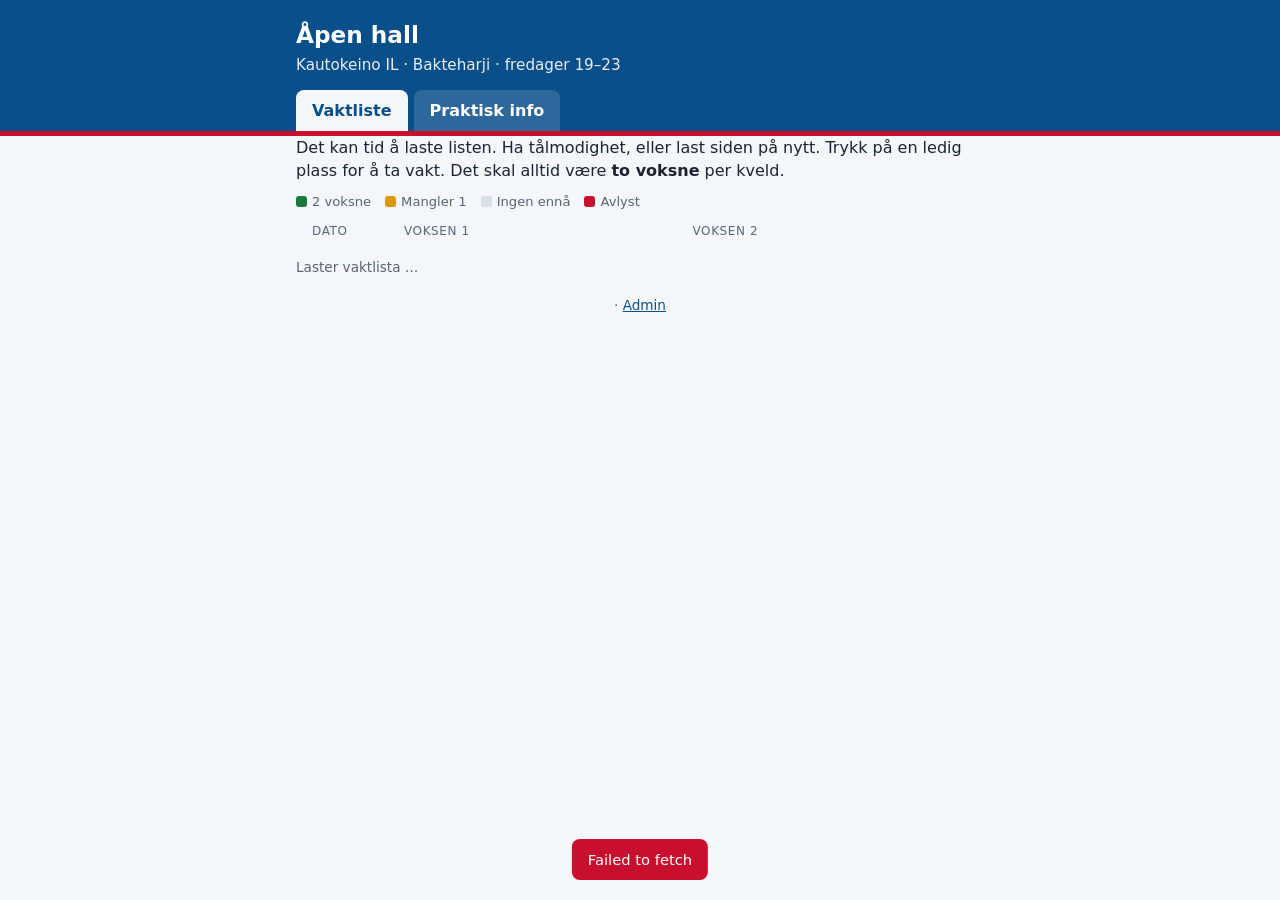
<file: index.html>
<!doctype html>
<html lang="no">
<head>
<meta charset="utf-8">
<meta name="viewport" content="width=device-width, initial-scale=1">
<meta name="robots" content="noindex, nofollow">
<title>Åpen hall – vaktliste</title>
<link rel="stylesheet" href="style.css">
<script src="config.js"></script>
</head>
<body>
<header><div class="wrap">
  <h1>Åpen hall</h1>
  <p>Kautokeino IL · Bakteharji · fredager 19–23</p>
  <nav><a href="index.html" class="on">Vaktliste</a><a href="info.html">Praktisk info</a></nav>
</div></header>

<main class="wrap">
  <div id="mockbar" class="mock" hidden>Testmodus: ingen server er koblet til. Endringer lagres bare i denne nettleseren. Admin-PIN i testmodus: <b>1234</b>.</div>
  <div id="adminbar" class="adminbar" hidden><span>Admin-modus: «Avlys» stiller inn en fredag, × fjerner navn.</span><button id="logout" class="link">Logg ut</button></div>

  <p class="intro">Det kan tid å laste listen. Ha tålmodighet, eller last siden på nytt. Trykk på en ledig plass for å ta vakt. Det skal alltid være <strong>to voksne</strong> per kveld.</p>
  <div class="legend"><span class="lg full">2 voksne</span><span class="lg half">Mangler 1</span><span class="lg">Ingen ennå</span><span class="lg cancelled">Avlyst</span></div>

  <button id="pastbtn" class="link pastbtn" hidden></button>
  <div class="head"><span>Dato</span><span>Voksen 1</span><span>Voksen 2</span></div>
  <div id="list" aria-live="polite"><p class="loading">Laster vaktlista …</p></div>

  <p class="foot"><span id="updated"></span> · <button id="adminbtn" class="link">Admin</button></p>
</main>

<dialog id="dlg"><form method="dialog">
  <h2 id="dlgtitle"></h2>
  <p id="dlgtext"></p>
  <input id="dlginput" autocomplete="name" maxlength="40">
  <div class="btns"><button value="ok" id="dlgok" class="pri">OK</button><button value="cancel" class="sec" formnovalidate>Avbryt</button></div>
</form></dialog>
<div id="toast" role="status"></div>

<script>
(function(){
const API = (window.KIL_CONFIG && window.KIL_CONFIG.API_URL || '').trim();
const MOCK = !API;
const MND = ['jan','feb','mar','apr','mai','jun','jul','aug','sep','okt','nov','des'];
const $ = s => document.querySelector(s);
let rows = [], busy = false, showPast = false;
let pin = ''; try{ pin = sessionStorage.getItem('kil_pin') || ''; }catch(e){}

/* ---------- små hjelpere ---------- */
function el(tag, cls, text){ const e=document.createElement(tag); if(cls) e.className=cls; if(text!=null) e.textContent=text; return e; }
function iso(d){ return d.getFullYear()+'-'+String(d.getMonth()+1).padStart(2,'0')+'-'+String(d.getDate()).padStart(2,'0'); }
function toast(msg, err){ const t=$('#toast'); t.textContent=msg; t.className='show'+(err?' err':''); clearTimeout(t._h); t._h=setTimeout(()=>t.className=err?'err':'', err?5000:2800); }
function tokens(){ try{ return JSON.parse(localStorage.getItem('kil_tokens')||'{}'); }catch(e){ return {}; } }
function setTok(k,v){ try{ const o=tokens(); if(v) o[k]=v; else delete o[k]; localStorage.setItem('kil_tokens', JSON.stringify(o)); }catch(e){} }
function lastName(){ try{ return localStorage.getItem('kil_name')||''; }catch(e){ return ''; } }
function setLastName(n){ try{ localStorage.setItem('kil_name', n); }catch(e){} }
function newToken(){ const a=new Uint8Array(16); crypto.getRandomValues(a); return Array.from(a,b=>b.toString(16).padStart(2,'0')).join(''); }
function setBusy(b){ busy=b; document.querySelectorAll('main button').forEach(x=>x.disabled=b); }

/* ---------- dialog ---------- */
function ask(o){
  return new Promise(res=>{
    const dlg=$('#dlg'), inp=$('#dlginput'), input=o.input!==false;
    $('#dlgtitle').textContent=o.title; $('#dlgtext').textContent=o.text||''; $('#dlgtext').hidden=!o.text;
    inp.hidden=!input; inp.required=!!o.required; inp.type=o.type||'text'; inp.value=o.value||''; inp.placeholder=o.placeholder||'';
    inp.inputMode = o.type==='password' ? 'numeric' : 'text';
    $('#dlgok').textContent=o.ok||'OK';
    dlg.returnValue='';
    dlg.onclose=()=>res(dlg.returnValue==='ok' ? (input ? inp.value.trim() : true) : null);
    dlg.showModal(); if(input) setTimeout(()=>inp.focus(),40);
  });
}

/* ---------- API ---------- */
async function api(action, data){
  data = data||{};
  if(MOCK) return mockApi(action, data);
  let res;
  if(action==='list') res = await fetch(API+'?action=list&t='+Date.now());
  else res = await fetch(API, {method:'POST', headers:{'Content-Type':'text/plain;charset=utf-8'}, body:JSON.stringify(Object.assign({action}, data))});
  const j = await res.json();
  if(!j.ok) throw new Error(j.error||'Ukjent feil');
  return j;
}
async function run(action, data, okMsg){
  setBusy(true);
  try{
    const j = await api(action, data);
    rows = j.rows; render(); stamp();
    if(!MOCK){ try{ localStorage.setItem('kil_cache', JSON.stringify(rows)); }catch(e){} }
    if(okMsg) toast(okMsg);
    return true;
  }catch(e){
    if(/PIN/i.test(e.message) && pin){ logout(true); }
    toast(e.message || 'Fikk ikke kontakt med serveren.', true);
    if(action!=='list') load();
    return false;
  }finally{ setBusy(false); }
}
function load(){ return run('list'); }
function stamp(){ $('#updated').textContent='Oppdatert '+new Date().toLocaleTimeString('no-NO',{hour:'2-digit',minute:'2-digit'}); }

/* ---------- visning ---------- */
function render(){
  const list=$('#list'); list.innerHTML='';
  const today=iso(new Date());
  const past=rows.filter(r=>r.date<today);
  const pb=$('#pastbtn');
  pb.hidden=!past.length;
  pb.textContent = showPast ? 'Skjul tidligere fredager' : 'Vis '+past.length+' tidligere fredag'+(past.length>1?'er':'');
  let nextDone=false;
  rows.forEach(r=>{
    const isPast=r.date<today;
    if(isPast && !showPast) return;
    const row=el('div','row');
    const n=(r.n1?1:0)+(r.n2?1:0);
    if(r.cancelled) row.classList.add('cancelled');
    else if(isPast) row.classList.add('past');
    else row.classList.add(n===2?'full':n===1?'half':'empty');
    const dc=el('div','date');
    dc.append(el('span','d',r.label));
    if(!isPast && !nextDone){ row.classList.add('next'); nextDone=true; if(!r.cancelled) dc.append(el('span','tag nexttag','Neste')); }
    if(r.cancelled){ dc.append(el('span','tag','Avlyst')); if(r.note) dc.append(el('span','note',r.note)); }
    if(pin){ const b=el('button','adm', r.cancelled?'Gjenåpne':'Avlys'); b.onclick=()=>toggleCancel(r); dc.append(b); }
    row.append(dc, slot(r,1,isPast), slot(r,2,isPast));
    list.append(row);
  });
  if(!list.children.length) list.append(el('p','loading','Ingen fredager å vise.'));
  if(busy) setBusy(true);
}
function slot(r,i,isPast){
  const name=r['n'+i], key=r.date+'#'+i, c=el('div','slot');
  if(name){
    c.append(el('span','name',name));
    const t=tokens()[key];
    const mine = !!(t && t.name===name);
    if((mine && !isPast) || pin){ const b=el('button','x','×'); b.title='Fjern navn'; b.setAttribute('aria-label','Fjern '+name); b.onclick=()=>removeName(r,i,name,mine); c.append(b); }
  } else if(!r.cancelled && (!isPast || pin)){
    const b=el('button','free','Ledig · ta vakt'); b.onclick=()=>signup(r,i); c.append(b);
  } else c.append(el('span','dash','–'));
  return c;
}

/* ---------- handlinger ---------- */
async function signup(r,i){
  const name = await ask({title:'Ta vakt '+r.label, text:'Skriv for- og etternavn, så de andre vet hvem du er.', value:lastName(), required:true, ok:'Meld meg på', placeholder:'Fornavn Etternavn'});
  if(!name) return;
  setLastName(name);
  const token=newToken();
  const ok = await run('signup', {date:r.date, slot:i, name, token, pin}, 'Takk! Du står på '+r.label+'.');
  if(ok){ const rr=rows.find(x=>x.date===r.date); if(rr && rr['n'+i]) setTok(r.date+'#'+i, {t:token, name:rr['n'+i]}); render(); }
}
async function removeName(r,i,name,mine){
  const yes = await ask({title:'Fjerne '+name+'?', text: mine ? 'Du melder deg av '+r.label+'. Plassen blir ledig for andre.' : 'Admin: fjerner navnet fra '+r.label+'.', input:false, ok:'Fjern'});
  if(!yes) return;
  const key=r.date+'#'+i, t=tokens()[key];
  const ok = await run('remove', {date:r.date, slot:i, token: t?t.t:'', pin}, 'Navnet er fjernet.');
  if(ok){ setTok(key,null); render(); }
}
async function toggleCancel(r){
  if(!r.cancelled){
    const note = await ask({title:'Avlyse '+r.label+'?', text:'Grunn (valgfritt). Vises på lista, f.eks. «Annet arrangement i hallen».', ok:'Avlys', placeholder:'Grunn'});
    if(note===null) return;
    run('cancel', {date:r.date, cancelled:true, note, pin}, r.label+' er avlyst.');
  } else {
    const yes = await ask({title:'Gjenåpne '+r.label+'?', input:false, ok:'Gjenåpne'});
    if(yes) run('cancel', {date:r.date, cancelled:false, pin}, r.label+' er åpen igjen.');
  }
}
function adminUi(){ $('#adminbar').hidden=!pin; $('#adminbtn').hidden=!!pin; }
function logout(silent){ pin=''; try{ sessionStorage.removeItem('kil_pin'); }catch(e){} adminUi(); render(); if(!silent) toast('Logget ut av admin.'); }

$('#adminbtn').onclick = async ()=>{
  const p = await ask({title:'Admin', text:'Skriv PIN-koden.', type:'password', required:true, ok:'Logg inn'});
  if(!p) return;
  setBusy(true);
  try{ await api('checkpin',{pin:p}); pin=p; try{ sessionStorage.setItem('kil_pin',p); }catch(e){} adminUi(); render(); toast('Admin-modus er på.'); }
  catch(e){ toast(e.message,true); }
  finally{ setBusy(false); }
};
$('#logout').onclick = ()=>logout();
$('#pastbtn').onclick = ()=>{ showPast=!showPast; render(); };
document.addEventListener('visibilitychange', ()=>{ if(!document.hidden && !busy && !$('#dlg').open) load(); });

/* ---------- testmodus (uten server) ---------- */
function genDates(){
  const out=[], d=new Date(2026,9,30,12), end=new Date(2027,2,19,12);
  while(d<=end){ out.push({date:iso(d), label:d.getDate()+' '+MND[d.getMonth()]}); d.setDate(d.getDate()+7); }
  return out;
}
async function mockApi(action,d){
  let db; try{ db=JSON.parse(localStorage.getItem('kil_mock')||'null'); }catch(e){}
  if(!db) db=genDates().map(x=>Object.assign(x,{n1:'',n2:'',t1:'',t2:'',cancelled:false,note:''}));
  const PIN='1234', find=()=>{ const r=db.find(x=>x.date===d.date); if(!r) throw new Error('Fant ikke datoen.'); return r; };
  const needPin=()=>{ if(String(d.pin)!==PIN) throw new Error('Feil PIN-kode.'); };
  if(action==='checkpin') needPin();
  else if(action==='signup'){
    const r=find(), i=Number(d.slot), name=String(d.name||'').replace(/\s+/g,' ').trim().slice(0,40);
    if(name.length<2) throw new Error('Skriv inn navnet ditt.');
    if(r.cancelled) throw new Error('Denne fredagen er avlyst.');
    if(r['n'+i]) throw new Error('Noen rakk å ta plassen før deg. Lista er oppdatert.');
    if([r.n1,r.n2].some(n=>n && n.toLowerCase()===name.toLowerCase())) throw new Error('Du står allerede på denne fredagen.');
    r['n'+i]=name; r['t'+i]=d.token;
  } else if(action==='remove'){
    const r=find(), i=Number(d.slot);
    if(!(d.token && d.token===r['t'+i])) needPin();
    r['n'+i]=''; r['t'+i]='';
  } else if(action==='cancel'){
    needPin(); const r=find(); r.cancelled=!!d.cancelled; r.note=r.cancelled?String(d.note||'').slice(0,80):'';
  }
  try{ localStorage.setItem('kil_mock',JSON.stringify(db)); }catch(e){}
  return {ok:true, rows:db.map(r=>({date:r.date,label:r.label,n1:r.n1,n2:r.n2,cancelled:r.cancelled,note:r.note}))};
}

$('#mockbar').hidden=!MOCK;
adminUi();
// Vis sist lagrede liste med en gang, og hent fersk liste i bakgrunnen.
if(!MOCK){
  try{
    const c=JSON.parse(localStorage.getItem('kil_cache')||'null');
    if(Array.isArray(c) && c.length){ rows=c; render(); $('#updated').textContent='Henter siste endringer …'; }
  }catch(e){}
}
load();
})();
</script>
</body>
</html>
</file>
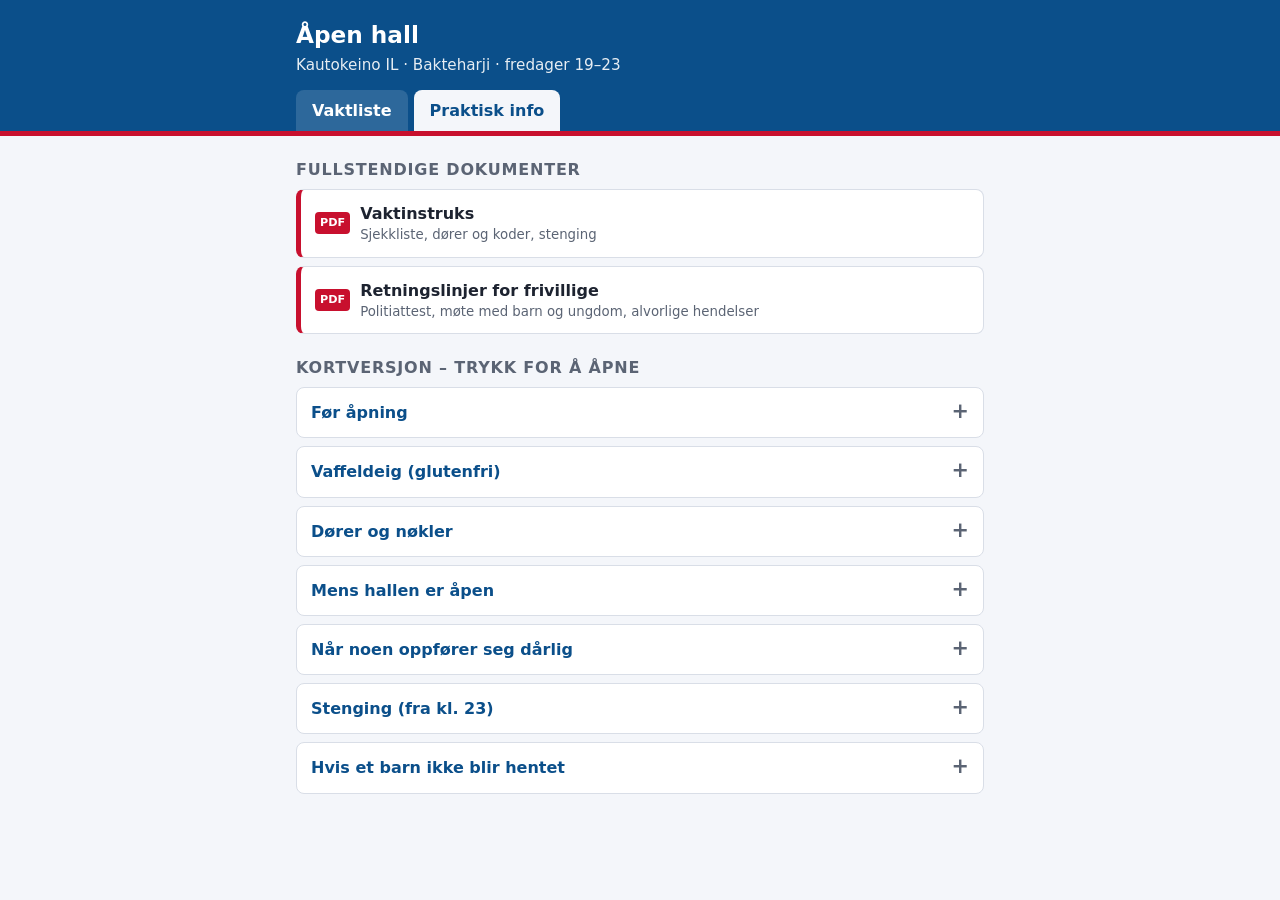
<file: info.html>
<!doctype html>
<html lang="no">
<head>
<meta charset="utf-8">
<meta name="viewport" content="width=device-width, initial-scale=1">
<meta name="robots" content="noindex, nofollow">
<title>Åpen hall – praktisk info</title>
<link rel="stylesheet" href="style.css">
</head>
<body>
<header><div class="wrap">
  <h1>Åpen hall</h1>
  <p>Kautokeino IL · Bakteharji · fredager 19–23</p>
  <nav><a href="index.html">Vaktliste</a><a href="info.html" class="on">Praktisk info</a></nav>
</div></header>

<main class="wrap">
  <h2 class="seclabel">Fullstendige dokumenter</h2>
  <div class="pdfs">
    <a class="pdf" href="pdf/vaktinstruks.pdf" target="_blank" rel="noopener"><span>Vaktinstruks<small>Sjekkliste, dører og koder, stenging</small></span></a>
    <a class="pdf" href="pdf/retningslinjer.pdf" target="_blank" rel="noopener"><span>Retningslinjer for frivillige<small>Politiattest, møte med barn og ungdom, alvorlige hendelser</small></span></a>
  </div>

  <h2 class="seclabel">Kortversjon – trykk for å åpne</h2>

  <details>
    <summary>Før åpning</summary>
    <div class="body">
      <ul>
        <li>Oppmøte <b>18.30</b> hvis du skal servere.</li>
        <li>Gå til kjøkkenet først og sjekk vaffeltingene. Det avgjør om du rekker en tur på Xtra før kl. 19.</li>
        <li>Mangler noe? Handle på Xtra og betal på konto <b>Kauto IL Hovedlaget</b>, referanse <b>«Åpen hall»</b>. Ikke legg ut selv.</li>
        <li>Vaffelbolle og mikser må du ta med selv.</li>
        <li>Lås opp utstyret som skal brukes, og sjekk at ingenting er ødelagt.</li>
        <li><b>To voksne</b> på plass før dørene åpnes. Aldri start kvelden alene.</li>
      </ul>
    </div>
  </details>

  <details>
    <summary>Vaffeldeig (glutenfri)</summary>
    <div class="body">
      <p>Én omgang holder ca. 2 timer med 15–20 barn. Stek i omganger utover kvelden.</p>
      <ul>
        <li>3/4–4/4 glutenfritt mel (gul-grønn pose, Xtra)</li>
        <li>2–3 dl sukker</li>
        <li>2 ts bakepulver</li>
        <li>3 egg</li>
        <li>1/2 pakke smøremyk smør</li>
        <li>Start med 3 dl vann eller laktosefri melk</li>
      </ul>
      <p>Røren skal være <b>tjukk</b>. Vaffeljernet på <b>4–4,2</b>.</p>
      <div class="warnbox"><b>Allergier:</b> Røren inneholder egg og melk. Sett en lapp ved serveringen som sier hva vaflene inneholder.</div>
    </div>
  </details>

  <details>
    <summary>Dører og nøkler</summary>
    <div class="body">
      <ul>
        <li>Tilgang med chip. Har du ikke chip, kontakt <b>Odd Mikal Hætta</b> i kommunen.</li>
        <li>Kodene for dører og nøkkelboks står i vaktinstruksen (PDF over), eller får du tilsendt.</li>
        <li>Døra inn til hallen kan hektes opp med tau.</li>
        <li>Ballbingen står i hovedlageret. Lås den og legg nøklene tilbake etter bruk.</li>
      </ul>
    </div>
  </details>

  <details>
    <summary>Mens hallen er åpen</summary>
    <div class="body">
      <ul>
        <li>Gå runder og prat med barna og ungdommene. Det er slik relasjonene bygges.</li>
        <li>Står du på kjøkkenet, ha døra mot hallen litt åpen.</li>
        <li>Er det barn under 6–7 år der, del hallen i to så de minste slipper harde skudd.</li>
        <li>Er dere flere enn to, avtal hvem som har ansvar for nøkler og kontakt med koordinator.</li>
      </ul>
    </div>
  </details>

  <details>
    <summary>Når noen oppfører seg dårlig</summary>
    <div class="body">
      <ul>
        <li>Snakk med personen <b>én til én</b>, aldri foran gruppa.</li>
        <li>Snakk om handlingen, ikke om personen.</li>
        <li>Gi en vei tilbake: «Ta to minutter pause, så er du med igjen.»</li>
        <li>Gjentar det seg, ta det opp med koordinator etter kvelden, ikke midt i.</li>
      </ul>
      <div class="warnbox">Vold, mobbing, rus eller mistanke om overgrep håndteres ikke på stedet. Meld til barneidrettsansvarlig i KIL eller koordinator for Trygg i Kautokeino. Ved akutt fare: ring <b>112</b>.</div>
    </div>
  </details>

  <details>
    <summary>Stenging (fra kl. 23)</summary>
    <div class="body">
      <ol>
        <li><b>Sjekk alle rom</b> – bad, dusjer, badstue og kroker – så ingen blir innelåst.</li>
        <li>Rydd serveringen og tøm avfall.</li>
        <li>Lås inn utstyr og ballbinge. Skru av lys.</li>
        <li>Lås kafedør/garderobegang, deretter ytterdør.</li>
      </ol>
    </div>
  </details>

  <details>
    <summary>Hvis et barn ikke blir hentet</summary>
    <div class="body">
      <ol>
        <li><b>Ring foresatte</b> uansett, også om det løser seg på annen måte.</li>
        <li>Ikke la barnet vente alene ute.</li>
        <li>Unngå å være alene med et barn i bil. Ha med en annen voksen eller ungdom, eller få ja fra foresatte på telefon først.</li>
      </ol>
    </div>
  </details>
</main>
</body>
</html>
</file>
<file: style.css>
[hidden]{display:none!important}
:root{
  --kil:#0b4f8a; --kil2:#c8102e; --ink:#1d2330; --mut:#5b6474; --line:#d9dee7;
  --bg:#f4f6fa; --soft:#eef3f9; --ok:#1a7a3c; --okbg:#eaf6ee; --warn:#d99a00; --warnbg:#fff8df;
  --badbg:#fbeef0; color-scheme:light;
}
*{box-sizing:border-box}
body{margin:0;font-family:system-ui,-apple-system,"Segoe UI",Roboto,sans-serif;color:var(--ink);background:var(--bg);line-height:1.45;font-size:16px}
.wrap{max-width:720px;margin:0 auto;padding:0 16px}
header{background:var(--kil);color:#fff;border-bottom:5px solid var(--kil2)}
header .wrap{padding-top:18px}
header h1{margin:0;font-size:1.45rem}
header p{margin:2px 0 14px;opacity:.9;font-size:.95rem}
nav{display:flex;gap:6px}
nav a{color:#fff;text-decoration:none;padding:9px 16px;border-radius:8px 8px 0 0;font-weight:600;background:rgba(255,255,255,.14)}
nav a.on{background:var(--bg);color:var(--kil)}
main{padding:16px 0 48px}
button{font:inherit;cursor:pointer}
button:disabled{opacity:.5;cursor:wait}
.link{background:none;border:0;color:var(--kil);text-decoration:underline;padding:0}
.intro{margin:0 0 10px}
.mock{background:var(--warnbg);border:1px dashed var(--warn);padding:8px 12px;border-radius:8px;margin-bottom:12px;font-size:.9rem}
.adminbar{background:var(--kil);color:#fff;padding:8px 12px;border-radius:8px;margin-bottom:12px;font-size:.92rem;display:flex;justify-content:space-between;gap:10px;align-items:center}
.adminbar .link{color:#fff}
.legend{display:flex;flex-wrap:wrap;gap:6px 14px;font-size:.82rem;color:var(--mut);margin-bottom:12px}
.lg::before{content:"";display:inline-block;width:11px;height:11px;border-radius:3px;margin-right:5px;vertical-align:-1px;background:var(--line)}
.lg.full::before{background:var(--ok)} .lg.half::before{background:var(--warn)} .lg.cancelled::before{background:var(--kil2)}
.head,.row{display:grid;grid-template-columns:84px 1fr 1fr;gap:8px;align-items:center}
.head{font-size:.75rem;color:var(--mut);text-transform:uppercase;letter-spacing:.05em;padding:0 11px 4px 16px}
.row{background:#fff;border:1px solid var(--line);border-left:5px solid var(--line);border-radius:8px;padding:8px 10px;margin-bottom:6px;min-height:58px}
.row.full{border-left-color:var(--ok)}
.row.half{border-left-color:var(--warn);background:var(--warnbg)}
.row.cancelled{background:var(--badbg);border-color:#f0c4cb;border-left-color:var(--kil2)}
.row.cancelled .d,.row.cancelled .name{text-decoration:line-through;color:var(--kil2)}
.row.past{opacity:.5}
.row.next{box-shadow:0 0 0 2px var(--kil)}
.date{display:flex;flex-direction:column;gap:2px}
.d{font-weight:700;font-size:1.05rem;white-space:nowrap}
.tag{font-size:.7rem;font-weight:700;text-transform:uppercase;letter-spacing:.05em;color:var(--kil2)}
.tag.nexttag{color:var(--kil)}
.note{font-size:.78rem;color:var(--kil2)}
.adm{margin-top:3px;font-size:.75rem;padding:3px 6px;border-radius:5px;border:1px solid var(--kil2);background:#fff;color:var(--kil2);align-self:flex-start}
.slot{display:flex;align-items:center;gap:6px;min-width:0}
.name{font-weight:600;overflow-wrap:anywhere}
.free{width:100%;min-height:40px;border:1.5px dashed #9fb3cc;background:var(--soft);color:var(--kil);border-radius:7px;font-weight:600;font-size:.9rem;padding:4px 6px}
.free:hover{background:#e1eaf5}
.x{flex:none;width:28px;height:28px;border-radius:50%;border:1px solid var(--line);background:#fff;color:var(--mut);font-size:1.1rem;line-height:1}
.x:hover{color:var(--kil2);border-color:var(--kil2)}
.dash{color:var(--mut)}
.pastbtn{display:block;margin:0 0 10px;font-size:.9rem}
.loading,.foot{color:var(--mut);font-size:.85rem}
.foot{margin-top:18px;text-align:center}
dialog{border:0;border-radius:12px;padding:20px;width:min(92vw,400px);box-shadow:0 10px 40px rgba(0,0,0,.25)}
dialog::backdrop{background:rgba(16,30,50,.45)}
dialog h2{margin:0 0 6px;font-size:1.15rem;color:var(--kil)}
dialog p{margin:0 0 12px;color:var(--mut);font-size:.92rem}
dialog input{width:100%;font:inherit;padding:10px 12px;border:1px solid #b9c3d1;border-radius:8px;margin-bottom:14px}
.btns{display:flex;flex-direction:row-reverse;gap:8px}
.pri,.sec{flex:1;padding:10px;border-radius:8px;font-weight:600}
.pri{background:var(--kil);color:#fff;border:0}
.sec{background:#fff;color:var(--ink);border:1px solid var(--line)}
#toast{position:fixed;left:50%;bottom:20px;transform:translateX(-50%) translateY(120px);background:var(--ink);color:#fff;padding:10px 16px;border-radius:8px;max-width:90vw;transition:transform .25s;font-size:.92rem;z-index:10}
#toast.show{transform:translateX(-50%) translateY(0)}
#toast.err{background:var(--kil2)}
/* Info-side */
.pdfs{display:grid;gap:8px;margin-bottom:18px}
.pdf{display:flex;align-items:center;gap:10px;background:#fff;border:1px solid var(--line);border-left:5px solid var(--kil2);border-radius:8px;padding:12px 14px;text-decoration:none;color:var(--ink);font-weight:600}
.pdf small{display:block;font-weight:400;color:var(--mut)}
.pdf::before{content:"PDF";font-size:.7rem;font-weight:800;color:#fff;background:var(--kil2);padding:3px 5px;border-radius:4px}
details{background:#fff;border:1px solid var(--line);border-radius:8px;margin-bottom:8px}
summary{cursor:pointer;padding:13px 14px;font-weight:700;color:var(--kil);list-style:none;display:flex;justify-content:space-between;gap:10px}
summary::-webkit-details-marker{display:none}
summary::after{content:"+";font-size:1.3rem;line-height:1;color:var(--mut)}
details[open] summary::after{content:"–"}
details[open] summary{border-bottom:1px solid var(--line)}
.body{padding:10px 16px 6px}
.body ul,.body ol{padding-left:20px;margin:0 0 10px}
.body li{margin-bottom:4px}
.body p{margin:0 0 10px}
.warnbox{background:var(--badbg);border-left:4px solid var(--kil2);padding:8px 12px;border-radius:4px;margin-bottom:10px;font-size:.93rem}
h2.seclabel{font-size:1rem;color:var(--mut);text-transform:uppercase;letter-spacing:.05em;margin:22px 0 8px}
@media (max-width:400px){ .head,.row{grid-template-columns:70px 1fr 1fr;gap:6px} .free{font-size:.82rem} }
</file>
